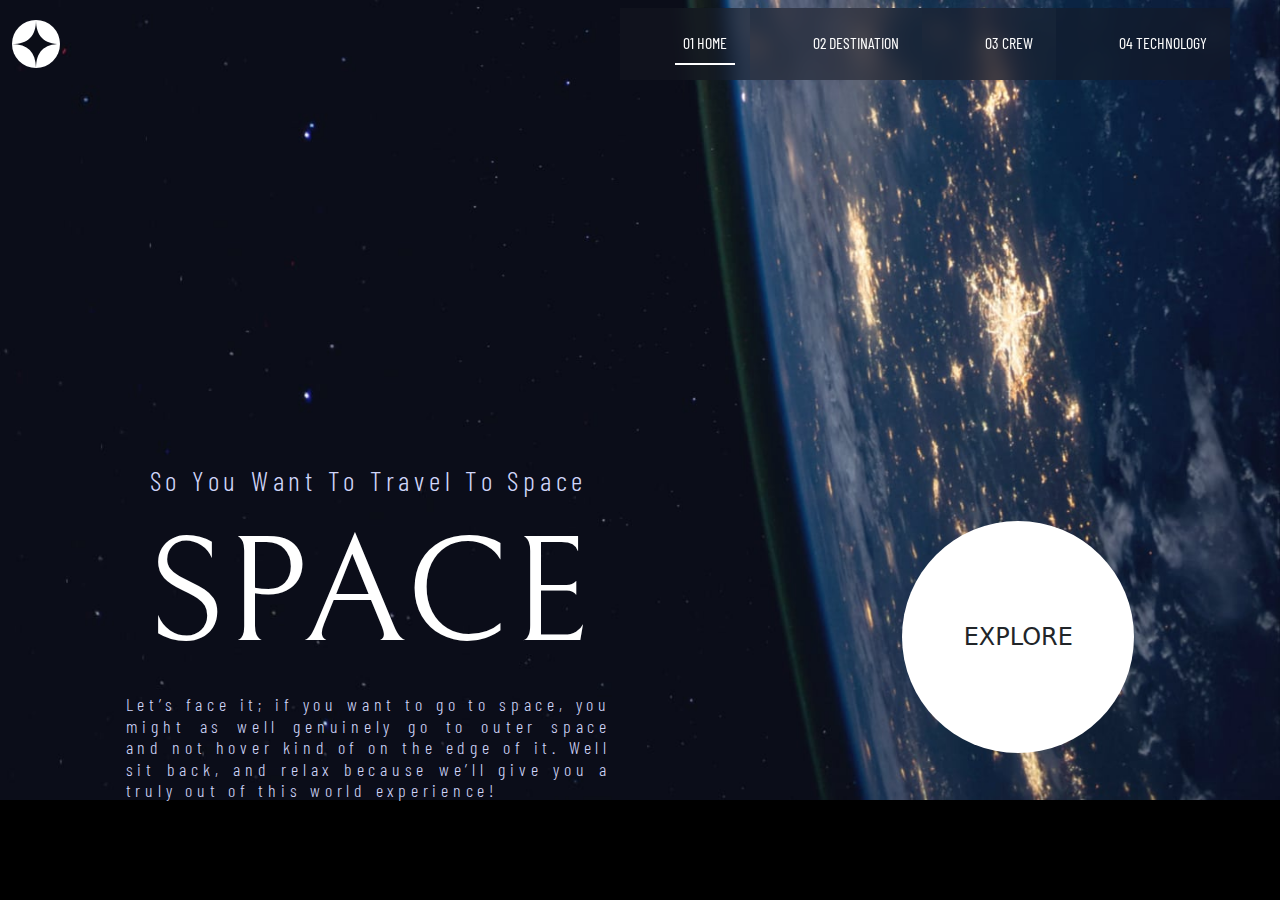
<file: index.html>
<!DOCTYPE html>
<html lang="en">
<head>
  <meta charset="UTF-8">
  <meta name="viewport" content="width=device-width, initial-scale=1.0">

  <link rel="icon" type="image/png" sizes="32x32" href="./assets/shared/logo.svg">
  <link rel="stylesheet" href="./assets/css/style.css">
  <link rel="stylesheet" href="https://cdn.jsdelivr.net/npm/bootstrap@5.2.0-beta1/dist/css/bootstrap.min.css">
  
  <title>ST - Visit the space in our Flight</title>
</head>
<body>
  <nav class="navbar navbar-expand-lg navbar-expand-md">
    <div class="container-fluid">
      <a class="navbar-brand" href="index.html">
        <img src="./assets/shared/logo.svg" alt="logo">
      </a>
      <button class="navbar-toggler bg-white" type="button" data-bs-toggle="collapse" data-bs-target="#navbarSupportedContent" aria-controls="navbarSupportedContent" aria-expanded="false" aria-label="Toggle navigation">
        <span class="navbar-toggler-icon"></span>
      </button>
      <div class="collapse navbar-collapse" id="navbarSupportedContent">
        <div class="container w-100 d-flex justify-content-end">
          <ul class="navbar-nav ms-auto mb-2 mb-lg-0 rounded">
            <li class="nav-item">
              <a class="nav-link active" aria-current="page" href="index.html"><span>01</span> Home</a>
            </li>
            <li class="nav-item">
              <a class="nav-link" href="./destination.html"><span>02</span> Destination</a>
            </li>
            <li class="nav-item">
              <a class="nav-link" href="./crew.html"><span>03</span> Crew</a>
            </li>
            <li class="nav-item">
              <a class="nav-link" href="./technology.html"><span>04</span> Technology</a>
            </li>
          </ul>
        </div>
      </div>
    </div>
  </nav>
  
  <div id="homeContainer" class="container-fluid w-100 position-absolute">
    <div class="row d-flex align-items-center justify-content-evenly gap-20">
      <div class="col-lg-5 col-md-12 col-sm-12 text-center mx-auto">
        <div class="container">
          <p class="h5 mx-auto text-capitalize">So you want to travel to space</p>
          <p class="h1 mx-auto">SPACE</p>
          <p class="h5 text-justify fs-18">Let’s face it; if you want to go to space, you might as well genuinely go to outer space and not hover kind of on the edge of it. Well sit back, and relax because we’ll give you a truly out of this world experience!</p>
        </div>
      </div>
      <div class="col-lg-3 col-md-12 col-sm-12 text-center mx-auto">
        <div id="explore-button" class="text-dark bg-white rounded-circle d-flex align-items-center justify-content-center p-3 mx-auto">EXPLORE</div>
      </div>
    </div>
  </div>
</body>
</html>
<script src="./assets/js/index.js"></script>
<script src="https://cdn.jsdelivr.net/npm/@popperjs/core@2.11.5/dist/umd/popper.min.js" integrity="sha384-Xe+8cL9oJa6tN/veChSP7q+mnSPaj5Bcu9mPX5F5xIGE0DVittaqT5lorf0EI7Vk" crossorigin="anonymous"></script>
<script src="https://cdn.jsdelivr.net/npm/bootstrap@5.2.0-beta1/dist/js/bootstrap.min.js" integrity="sha384-kjU+l4N0Yf4ZOJErLsIcvOU2qSb74wXpOhqTvwVx3OElZRweTnQ6d31fXEoRD1Jy" crossorigin="anonymous"></script>
</file>
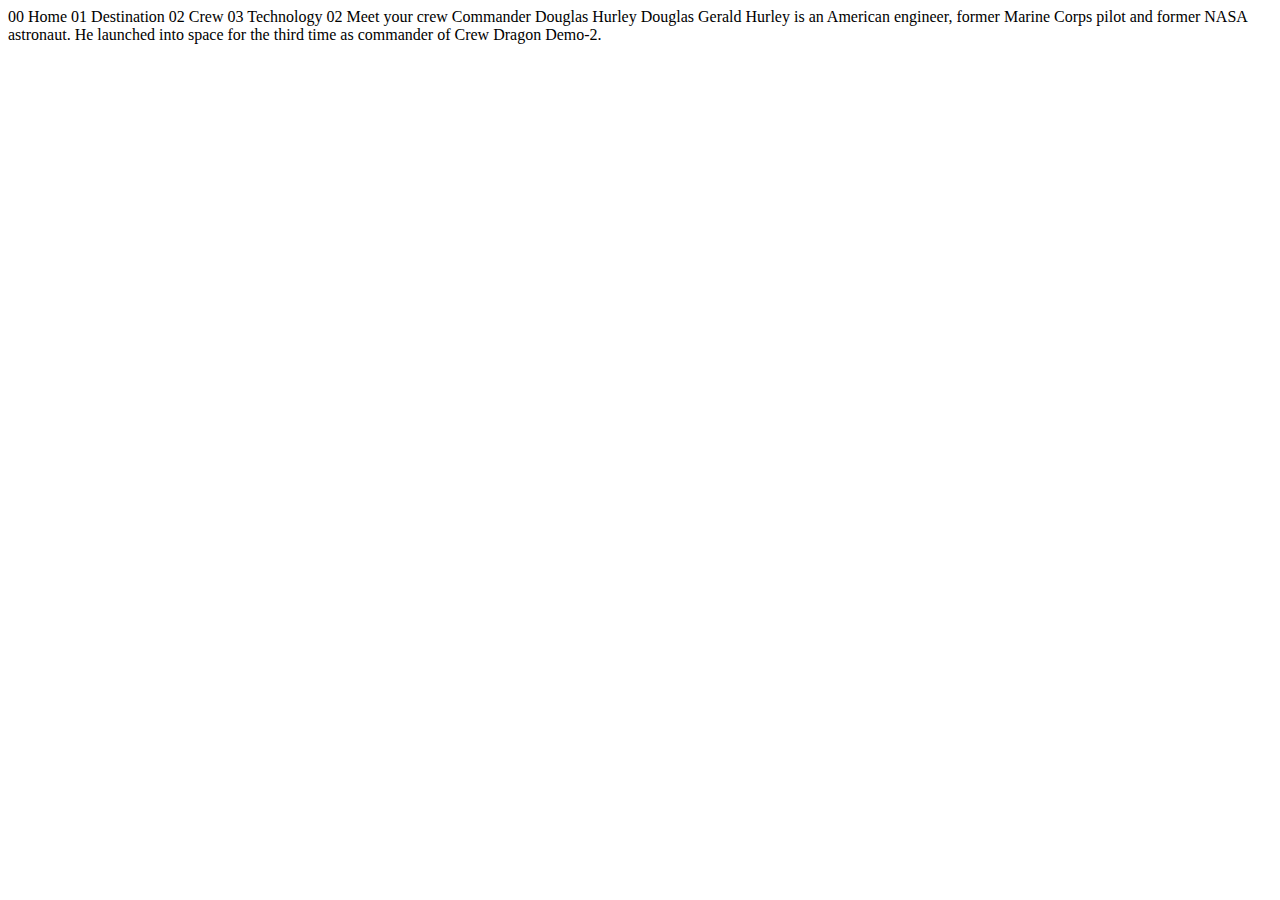
<file: crew-commander.html>
<!DOCTYPE html>
<html lang="en">
<head>
  <meta charset="UTF-8">
  <meta name="viewport" content="width=device-width, initial-scale=1.0">

  <link rel="icon" type="image/png" sizes="32x32" href="./assets/favicon-32x32.png">
  
  <title>Frontend Mentor | Space tourism website</title>
</head>
<body>

  00 Home
  01 Destination
  02 Crew
  03 Technology

  02 Meet your crew

  Commander
  Douglas Hurley

  Douglas Gerald Hurley is an American engineer, former Marine Corps pilot 
  and former NASA astronaut. He launched into space for the third time as 
  commander of Crew Dragon Demo-2.
</body>
</html>
</file>
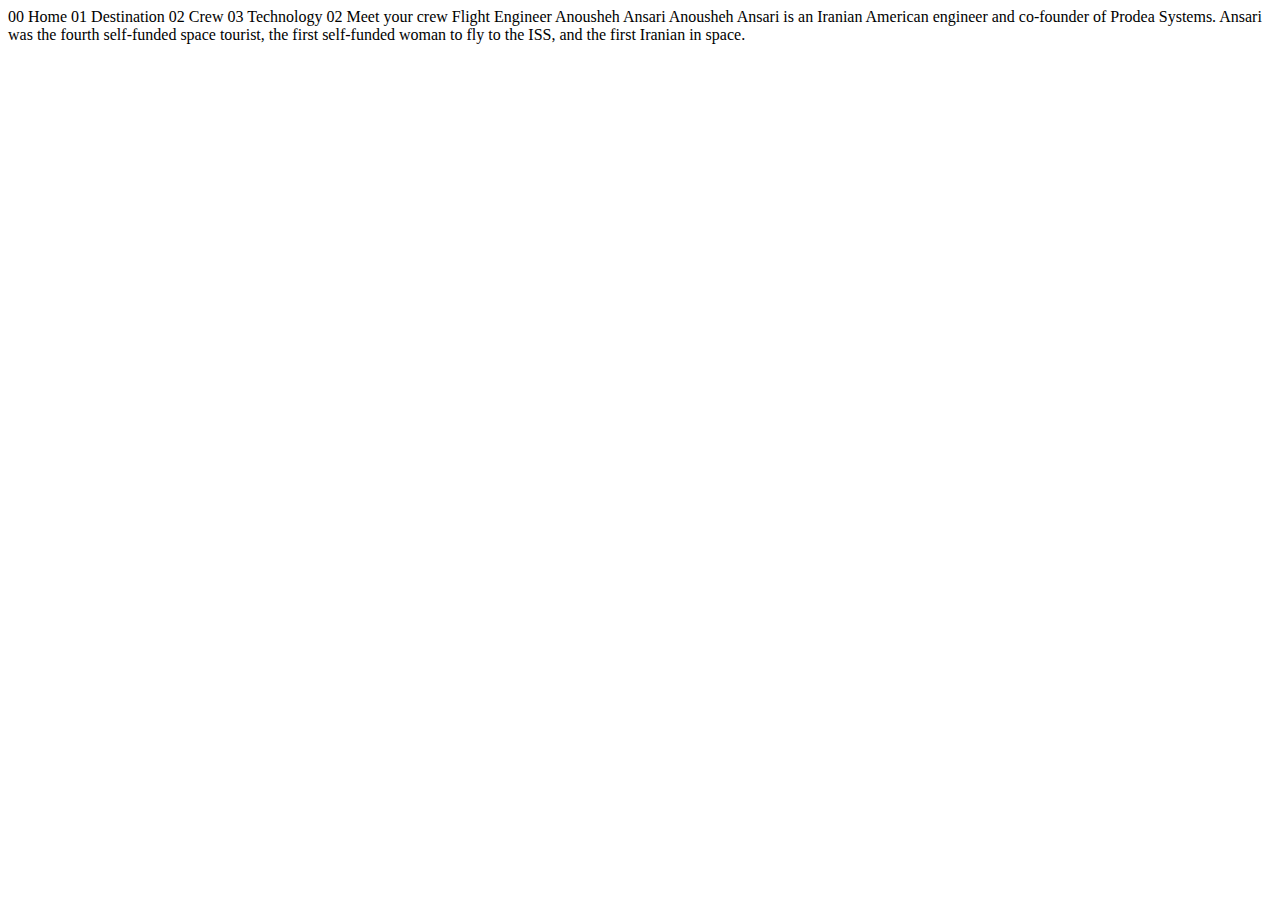
<file: crew-engineer.html>
<!DOCTYPE html>
<html lang="en">
<head>
  <meta charset="UTF-8">
  <meta name="viewport" content="width=device-width, initial-scale=1.0">

  <link rel="icon" type="image/png" sizes="32x32" href="./assets/favicon-32x32.png">
  
  <title>Frontend Mentor | Space tourism website</title>
</head>
<body>

  00 Home
  01 Destination
  02 Crew
  03 Technology

  02 Meet your crew

  Flight Engineer
  Anousheh Ansari

  Anousheh Ansari is an Iranian American engineer and co-founder of Prodea Systems. 
  Ansari was the fourth self-funded space tourist, the first self-funded woman to 
  fly to the ISS, and the first Iranian in space. 
</body>
</html>
</file>
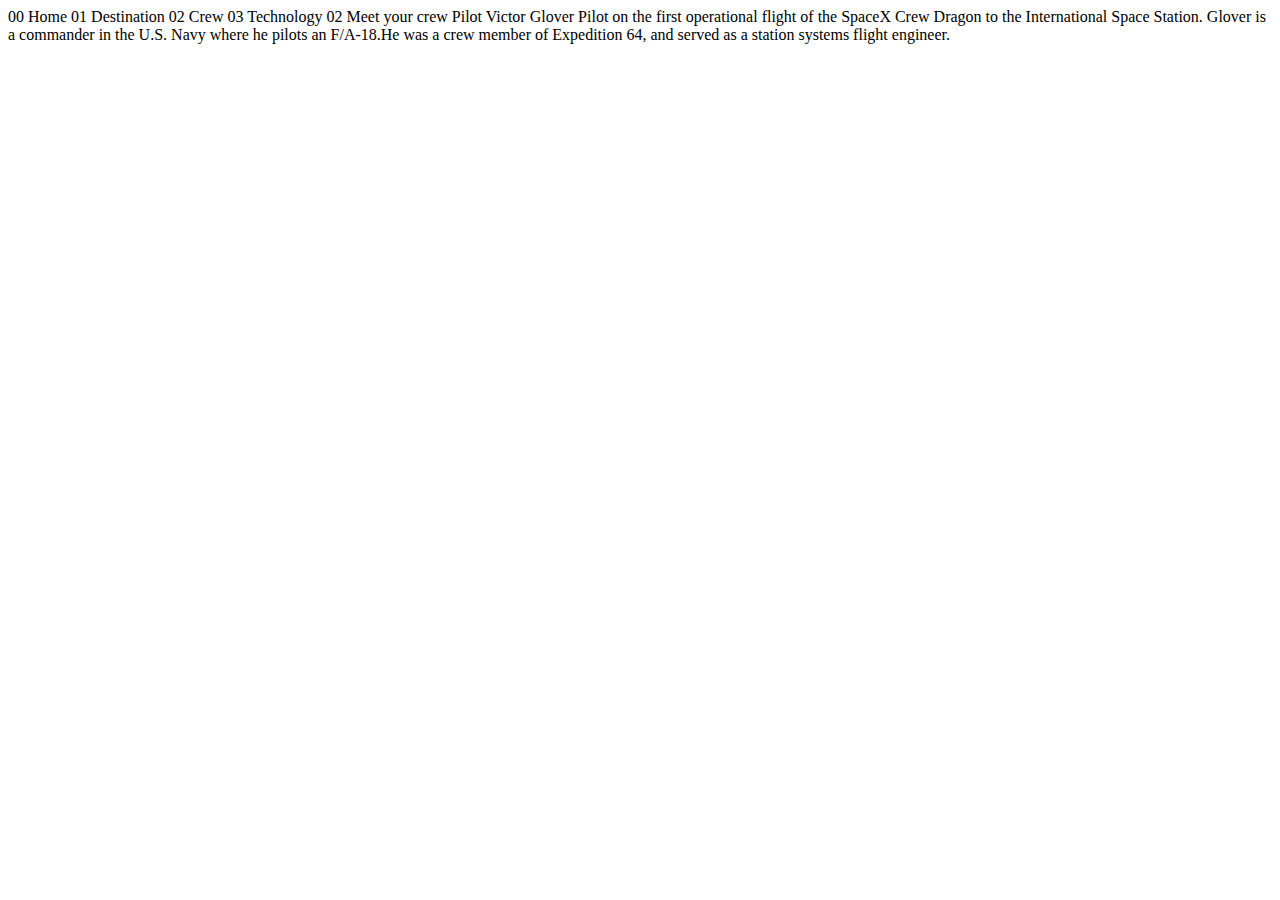
<file: crew-pilot.html>
<!DOCTYPE html>
<html lang="en">
<head>
  <meta charset="UTF-8">
  <meta name="viewport" content="width=device-width, initial-scale=1.0">

  <link rel="icon" type="image/png" sizes="32x32" href="./assets/favicon-32x32.png">
  
  <title>Frontend Mentor | Space tourism website</title>
</head>
<body>

  00 Home
  01 Destination
  02 Crew
  03 Technology

  02 Meet your crew

  Pilot
  Victor Glover

  Pilot on the first operational flight of the SpaceX Crew Dragon to the 
  International Space Station. Glover is a commander in the U.S. Navy where 
  he pilots an F/A-18.He was a crew member of Expedition 64, and served as a 
  station systems flight engineer. 
</body>
</html>
</file>
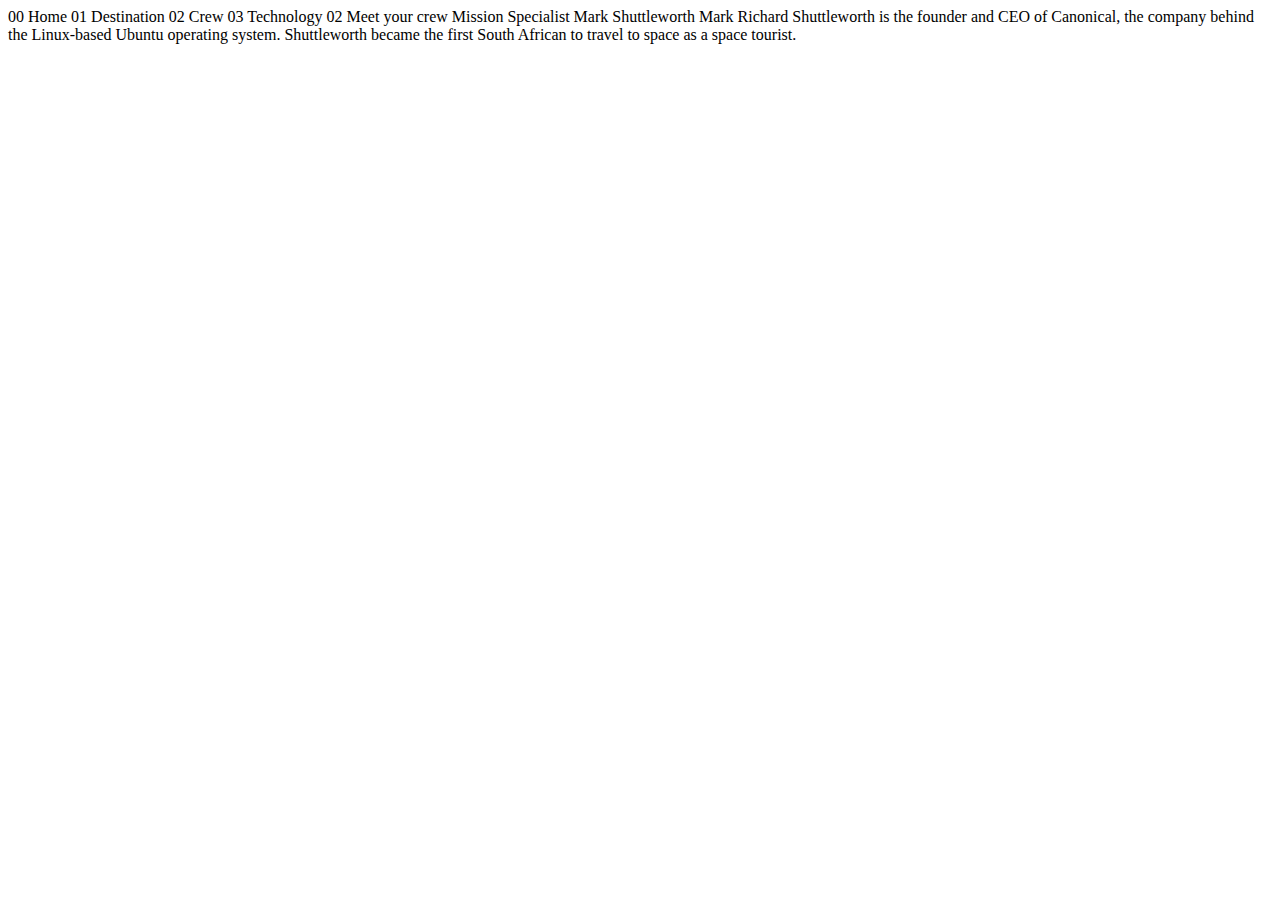
<file: crew-specialist.html>
<!DOCTYPE html>
<html lang="en">
<head>
  <meta charset="UTF-8">
  <meta name="viewport" content="width=device-width, initial-scale=1.0">

  <link rel="icon" type="image/png" sizes="32x32" href="./assets/favicon-32x32.png">
  
  <title>Frontend Mentor | Space tourism website</title>
</head>
<body>

  00 Home
  01 Destination
  02 Crew
  03 Technology

  02 Meet your crew

  Mission Specialist
  Mark Shuttleworth

  Mark Richard Shuttleworth is the founder and CEO of Canonical, the company behind 
  the Linux-based Ubuntu operating system. Shuttleworth became the first South 
  African to travel to space as a space tourist.
</body>
</html>
</file>
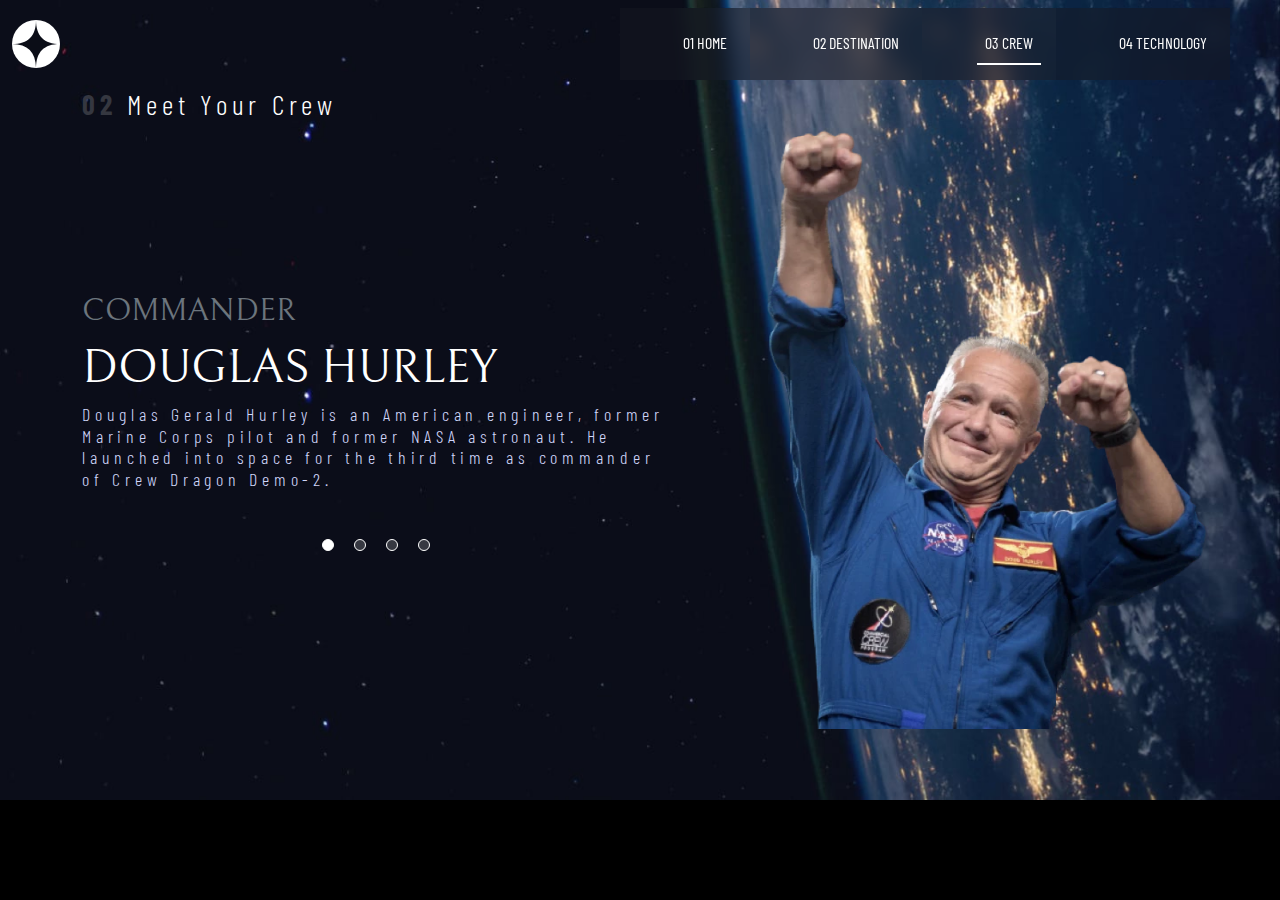
<file: crew.html>
<!DOCTYPE html>
<html lang="en">
<head>
  <meta charset="UTF-8">
  <meta name="viewport" content="width=device-width, initial-scale=1.0">

  <link rel="icon" type="image/png" sizes="32x32" href="./assets/shared/logo.svg">
  <link rel="stylesheet" href="./assets/css/crew.css">
  <link rel="stylesheet" href="./assets/css/style.css">
  <link rel="stylesheet" href="https://cdn.jsdelivr.net/npm/bootstrap@5.2.0-beta1/dist/css/bootstrap.min.css">
  
  <title>ST - Our Crew</title>
</head>
<body>
  <nav class="navbar navbar-expand-lg navbar-expand-md">
    <div class="container-fluid">
      <a class="navbar-brand" href="index.html">
        <img src="./assets/shared/logo.svg" alt="logo">
      </a>
      <button class="navbar-toggler bg-white" type="button" data-bs-toggle="collapse" data-bs-target="#navbarSupportedContent" aria-controls="navbarSupportedContent" aria-expanded="false" aria-label="Toggle navigation">
        <span class="navbar-toggler-icon"></span>
      </button>
      <div class="collapse navbar-collapse" id="navbarSupportedContent">
        <div class="container w-100 d-flex justify-content-end">
          <ul class="navbar-nav ms-auto mb-2 mb-lg-0 rounded">
            <li class="nav-item">
              <a class="nav-link" aria-current="page" href="index.html"><span>01</span> Home</a>
            </li>
            <li class="nav-item">
              <a class="nav-link" href="./destination.html"><span>02</span> Destination</a>
            </li>
            <li class="nav-item">
              <a class="nav-link active" href="./crew.html"><span>03</span> Crew</a>
            </li>
            <li class="nav-item">
              <a class="nav-link" href="./technology.html"><span>04</span> Technology</a>
            </li>
          </ul>
        </div>
      </div>
    </div>
  </nav>
  <div class="container mx-auto">
    <div class="row">
        <p id="pageDetailHeading" class="h5 text-white"><span class="fw-bold text-light-dark">02</span> Meet Your Crew</p>
    </div>
    <div class="row d-flex justify-content-center align-items-center position-absolute">
      <div class="col-lg-6 col-md-12 col-sm-12 text-center mx-auto">
        <div id="crewMemberRole" class="h4 text-uppercase text-secondary text-start fw-300">Commander</div>
        <div id="currentCrewMemberName" class="h4 fs-48 fw-300 text-start text-uppercase">Douglas Hurley</div>
        <div id="description" class="h5 text-start fs-18">Douglas Gerald Hurley is an American engineer, former Marine Corps pilot and former NASA astronaut. He launched into space for the third time as commander of Crew Dragon Demo-2.</div>
        <div id="crewMembers" class="mt-5">
            <ul class="mx-auto"></ul>
        </div>
        <!-- <div class="row">
              <div id="avgDistance" class="col-lg-6 col-md-6 col-sm-12">
                  <p class="h5 fs-18 mx-auto">Avg. Distance</p>
                  <p class="data h4 mx-auto"></p>
              </div>
              <div id="estTravelTime" class="col-lg-6 col-md-6 col-sm-12">
                  <p class="h5 fs-18 mx-auto">Est. Travel Time</p>
                  <p class="data h4 mx-auto"></p>
              </div>
          </div> -->
      </div>
      <div class="col-lg-6 col-md-12 col-sm-12 text-center mx-auto">
            <img id="personImg" src="./assets/crew/image-douglas-hurley.webp" alt="" class="d-block w-75 mx-auto">
        </div>
    </div>
  </div>
</body>
</html>
<script src="https://cdn.jsdelivr.net/npm/@popperjs/core@2.11.5/dist/umd/popper.min.js" integrity="sha384-Xe+8cL9oJa6tN/veChSP7q+mnSPaj5Bcu9mPX5F5xIGE0DVittaqT5lorf0EI7Vk" crossorigin="anonymous"></script>
<script src="https://cdn.jsdelivr.net/npm/bootstrap@5.2.0-beta1/dist/js/bootstrap.min.js" integrity="sha384-kjU+l4N0Yf4ZOJErLsIcvOU2qSb74wXpOhqTvwVx3OElZRweTnQ6d31fXEoRD1Jy" crossorigin="anonymous"></script>
<script src="./data.js"></script>
<script src="./assets/js/crew.js"></script>
</file>
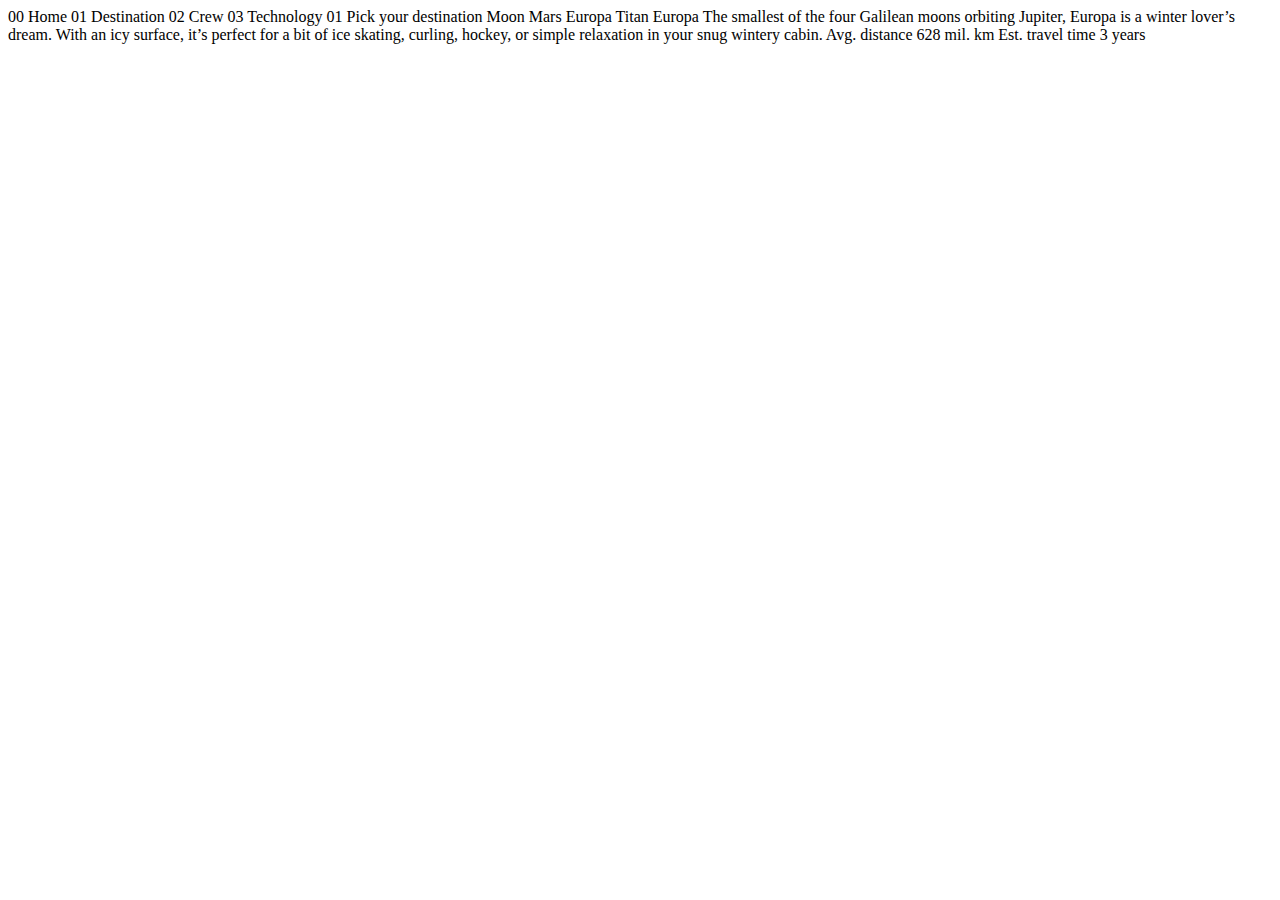
<file: destination-europa.html>
<!DOCTYPE html>
<html lang="en">
<head>
  <meta charset="UTF-8">
  <meta name="viewport" content="width=device-width, initial-scale=1.0">

  <link rel="icon" type="image/png" sizes="32x32" href="./assets/favicon-32x32.png">
  
  <title>Frontend Mentor | Space tourism website</title>
</head>
<body>

  00 Home
  01 Destination
  02 Crew
  03 Technology

  01 Pick your destination

  Moon
  Mars
  Europa
  Titan

  Europa

  The smallest of the four Galilean moons orbiting Jupiter, Europa is a 
  winter lover’s dream. With an icy surface, it’s perfect for a bit of 
  ice skating, curling, hockey, or simple relaxation in your snug 
  wintery cabin.

  Avg. distance
  628 mil. km

  Est. travel time
  3 years
</body>
</html>
</file>
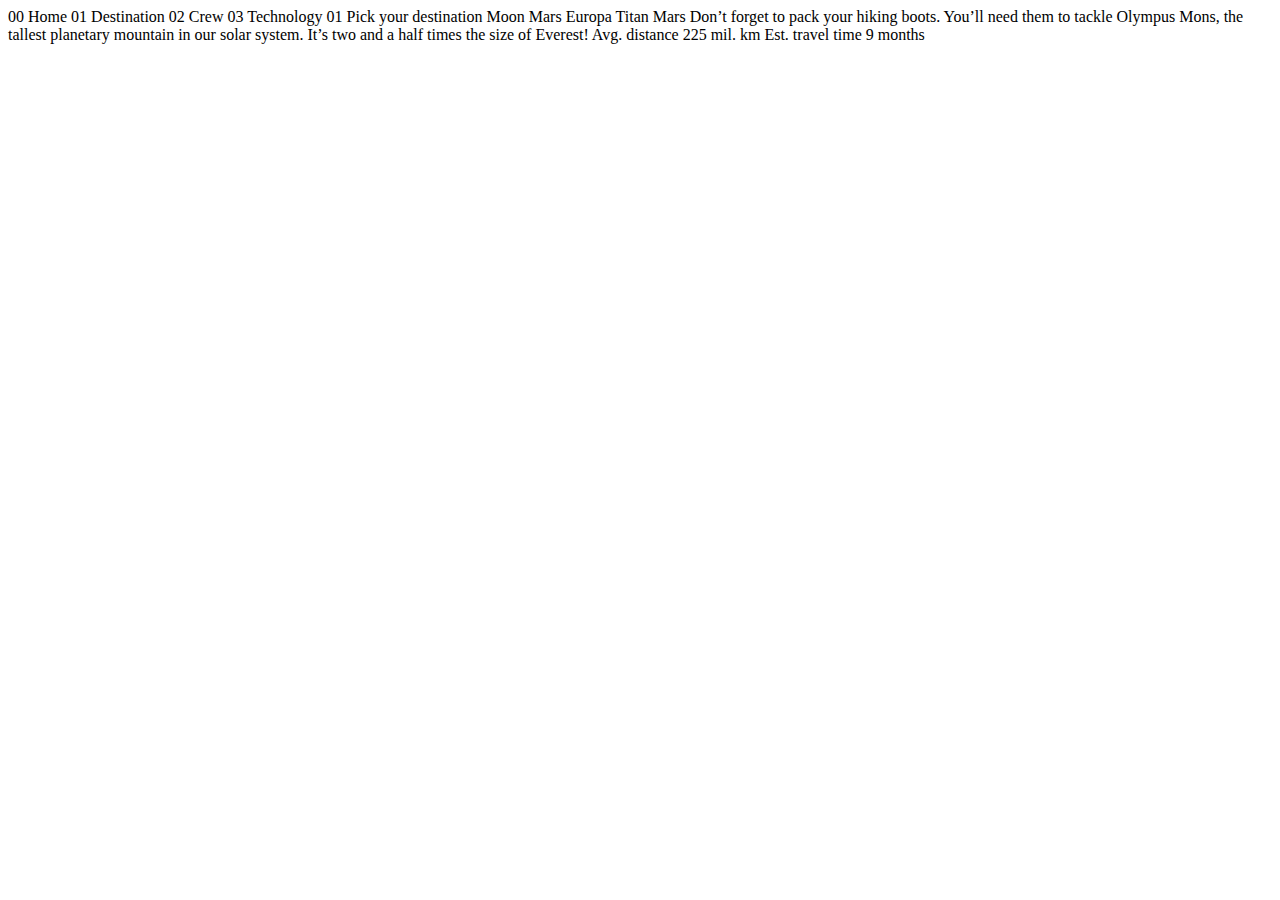
<file: destination-mars.html>
<!DOCTYPE html>
<html lang="en">
<head>
  <meta charset="UTF-8">
  <meta name="viewport" content="width=device-width, initial-scale=1.0">

  <link rel="icon" type="image/png" sizes="32x32" href="./assets/favicon-32x32.png">
  
  <title>Frontend Mentor | Space tourism website</title>
</head>
<body>

  00 Home
  01 Destination
  02 Crew
  03 Technology

  01 Pick your destination

  Moon
  Mars
  Europa
  Titan

  Mars

  Don’t forget to pack your hiking boots. You’ll need them to tackle Olympus Mons, 
  the tallest planetary mountain in our solar system. It’s two and a half times 
  the size of Everest!

  Avg. distance
  225 mil. km

  Est. travel time
  9 months
</body>
</html>
</file>
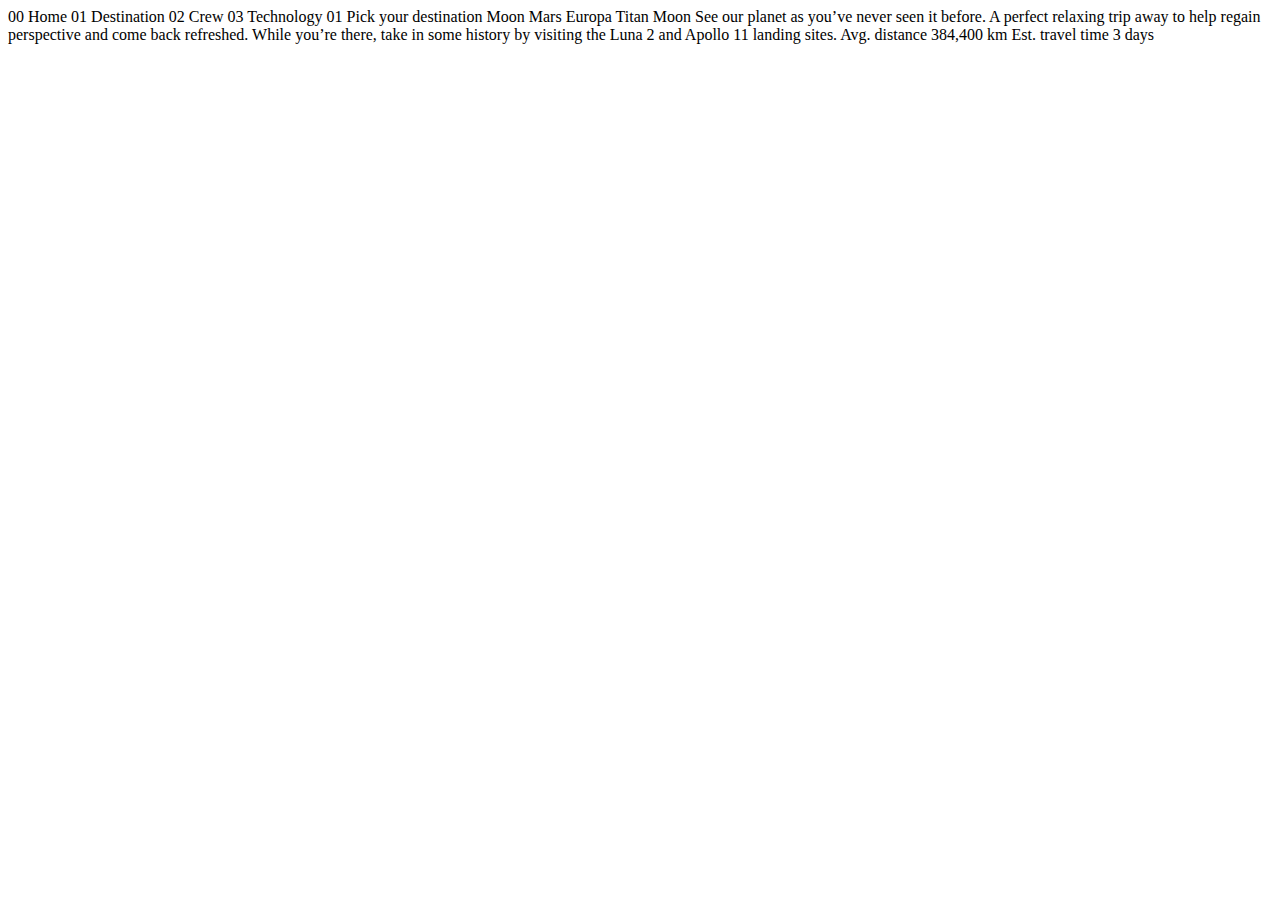
<file: destination-moon.html>
<!DOCTYPE html>
<html lang="en">
<head>
  <meta charset="UTF-8">
  <meta name="viewport" content="width=device-width, initial-scale=1.0">

  <link rel="icon" type="image/png" sizes="32x32" href="./assets/favicon-32x32.png">
  
  <title>Frontend Mentor | Space tourism website</title>
</head>
<body>

  00 Home
  01 Destination
  02 Crew
  03 Technology

  01 Pick your destination

  Moon
  Mars
  Europa
  Titan

  Moon

  See our planet as you’ve never seen it before. A perfect relaxing trip away to help 
  regain perspective and come back refreshed. While you’re there, take in some history 
  by visiting the Luna 2 and Apollo 11 landing sites.

  Avg. distance
  384,400 km

  Est. travel time
  3 days
</body>
</html>
</file>
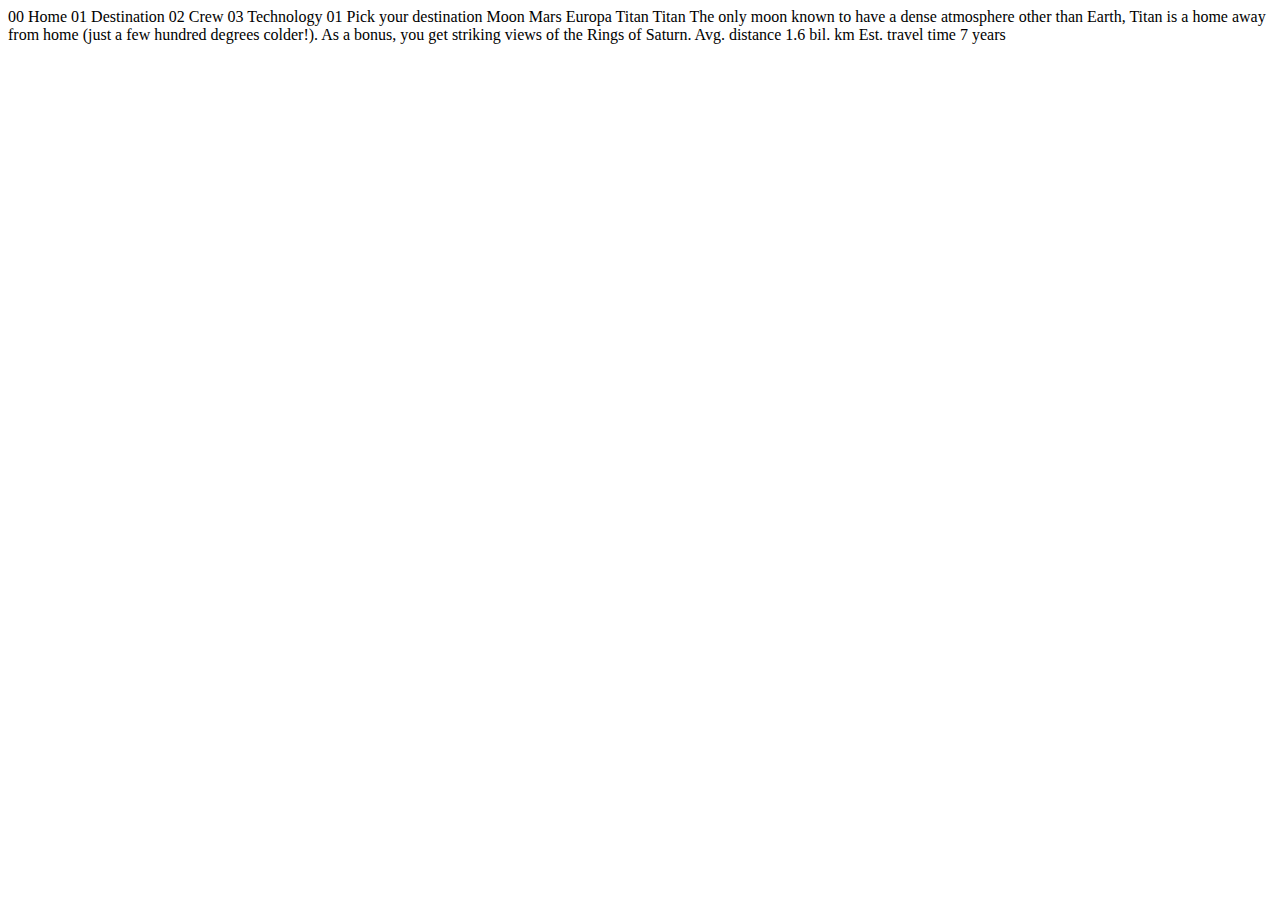
<file: destination-titan.html>
<!DOCTYPE html>
<html lang="en">
<head>
  <meta charset="UTF-8">
  <meta name="viewport" content="width=device-width, initial-scale=1.0">

  <link rel="icon" type="image/png" sizes="32x32" href="./assets/favicon-32x32.png">
  
  <title>Frontend Mentor | Space tourism website</title>
</head>
<body>

  00 Home
  01 Destination
  02 Crew
  03 Technology

  01 Pick your destination

  Moon
  Mars
  Europa
  Titan

  Titan

  The only moon known to have a dense atmosphere other than Earth, Titan 
  is a home away from home (just a few hundred degrees colder!). As a 
  bonus, you get striking views of the Rings of Saturn.

  Avg. distance
  1.6 bil. km

  Est. travel time
  7 years
</body>
</html>
</file>
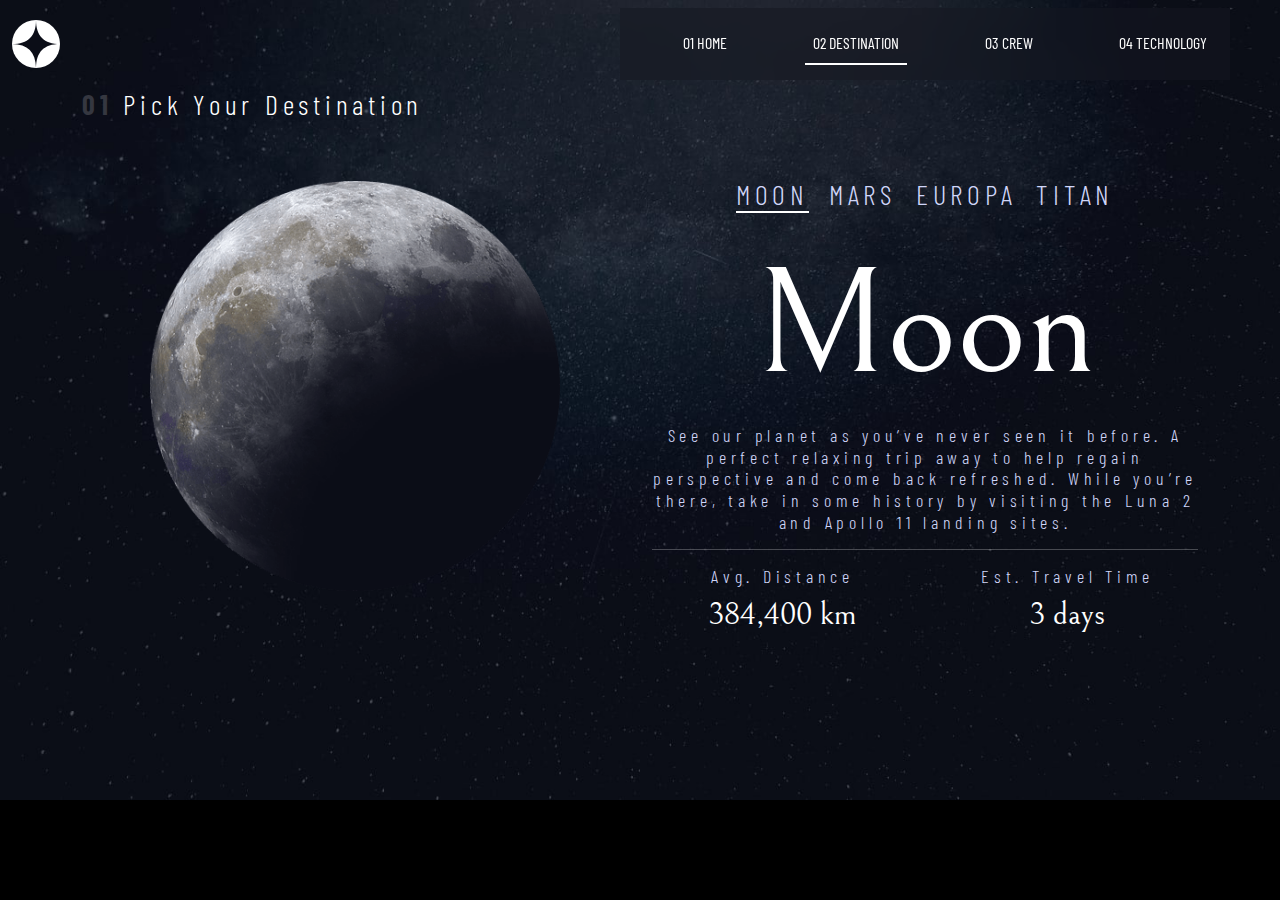
<file: destination.html>
<!DOCTYPE html>
<html lang="en">
<head>
  <meta charset="UTF-8">
  <meta name="viewport" content="width=device-width, initial-scale=1.0">

  <link rel="icon" type="image/png" sizes="32x32" href="./assets/shared/logo.svg">
  <link rel="stylesheet" href="./assets/css/style.css">
  <link rel="stylesheet" href="./assets/css/destination.css">
  <link rel="stylesheet" href="https://cdn.jsdelivr.net/npm/bootstrap@5.2.0-beta1/dist/css/bootstrap.min.css">
  <title>ST - Our Destinations</title>
</head>
<body>
    <nav class="navbar navbar-expand-lg navbar-expand-md">
        <div class="container-fluid">
          <a class="navbar-brand" href="index.html">
            <img src="./assets/shared/logo.svg" alt="logo">
          </a>
          <button class="navbar-toggler bg-white" type="button" data-bs-toggle="collapse" data-bs-target="#navbarSupportedContent" aria-controls="navbarSupportedContent" aria-expanded="false" aria-label="Toggle navigation">
            <span class="navbar-toggler-icon"></span>
          </button>
          <div class="collapse navbar-collapse" id="navbarSupportedContent">
            <div class="container w-100 d-flex justify-content-end">
              <ul class="navbar-nav ms-auto mb-2 mb-lg-0 rounded">
                <li class="nav-item">
                  <a class="nav-link" aria-current="page" href="index.html"><span>01</span> Home</a>
                </li>
                <li class="nav-item">
                  <a class="nav-link active" href="./destination.html"><span>02</span> Destination</a>
                </li>
                <li class="nav-item">
                  <a class="nav-link" href="./crew.html"><span>03</span> Crew</a>
                </li>
                <li class="nav-item">
                  <a class="nav-link" href="./technology.html"><span>04</span> Technology</a>
                </li>
              </ul>
            </div>
          </div>
        </div>
    </nav>
    <div class="container mx-auto">
        <div class="row">
            <p id="pageDetailHeading" class="h5 text-white"><span class="fw-bold text-light-dark">01</span> Pick Your Destination</p>
        </div>
        <div class="row d-flex justify-content-center align-items-center">
            <div class="col-lg-6 col-md-12 col-sm-12 text-center mx-auto">
                <img id="destinationImg" src="" alt="" class="d-block w-75 mx-auto">
            </div>
            <div class="col-lg-6 col-md-12 col-sm-12 text-center mx-auto">
                <div id="destinations" class="mt-5">
                    <ul class="mx-auto"></ul>
                </div>
                <div id="currentDestinationName" class="h1"></div>
                <div id="description" class="h5 fs-18"></div>
                <hr>
                <div class="row">
                    <div id="avgDistance" class="col-lg-6 col-md-6 col-sm-12">
                        <p class="h5 fs-18 mx-auto">Avg. Distance</p>
                        <p class="data h4 mx-auto"></p>
                    </div>
                    <div id="estTravelTime" class="col-lg-6 col-md-6 col-sm-12">
                        <p class="h5 fs-18 mx-auto">Est. Travel Time</p>
                        <p class="data h4 mx-auto"></p>
                    </div>
                </div>
            </div>
        </div>
    </div>
</body>
</html>
<script src="./data.js"></script>
<script src="./assets/js/destinations.js"></script>
<script src="https://cdn.jsdelivr.net/npm/@popperjs/core@2.11.5/dist/umd/popper.min.js" integrity="sha384-Xe+8cL9oJa6tN/veChSP7q+mnSPaj5Bcu9mPX5F5xIGE0DVittaqT5lorf0EI7Vk" crossorigin="anonymous"></script>
<script src="https://cdn.jsdelivr.net/npm/bootstrap@5.2.0-beta1/dist/js/bootstrap.min.js" integrity="sha384-kjU+l4N0Yf4ZOJErLsIcvOU2qSb74wXpOhqTvwVx3OElZRweTnQ6d31fXEoRD1Jy" crossorigin="anonymous"></script>
</file>
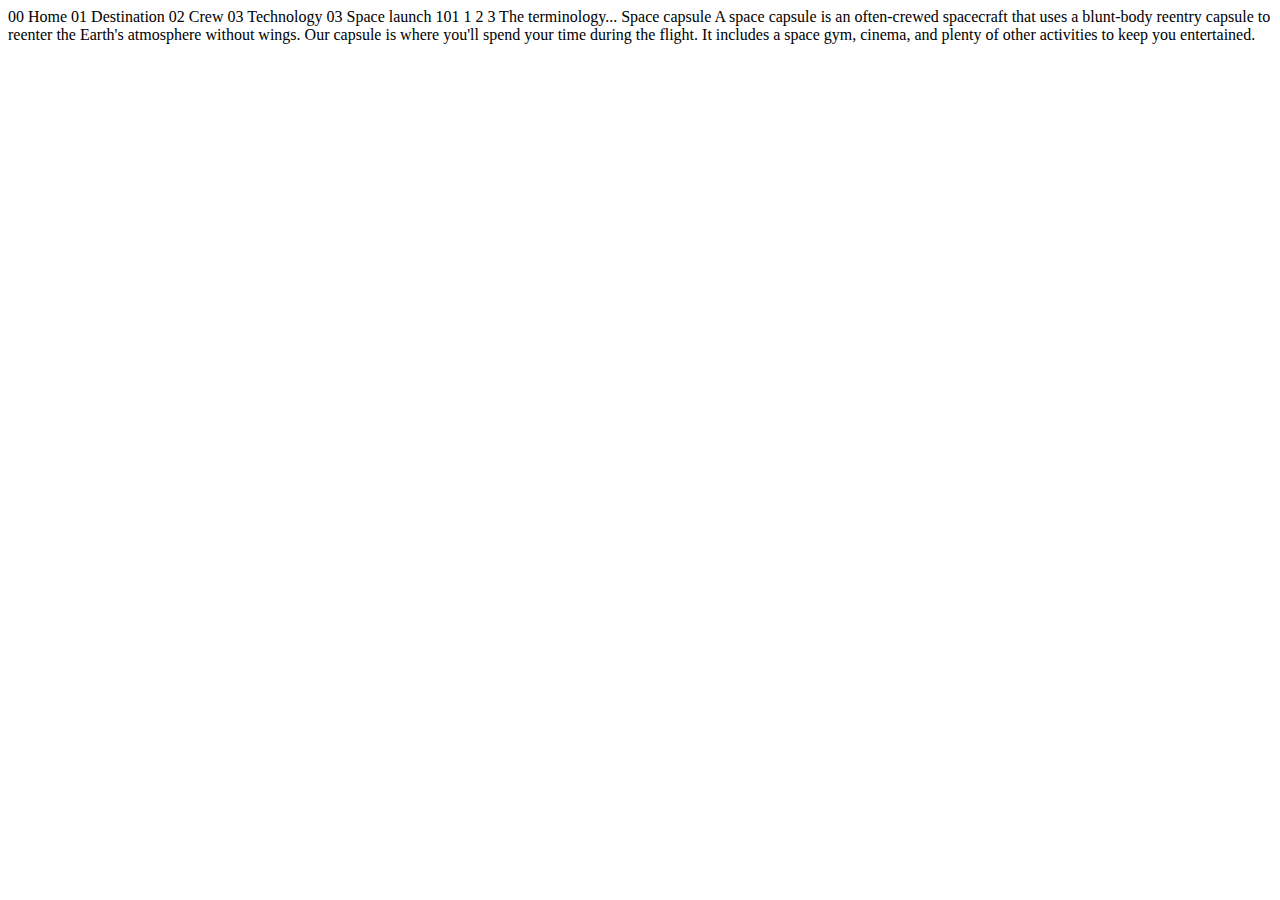
<file: technology-capsule.html>
<!DOCTYPE html>
<html lang="en">
<head>
  <meta charset="UTF-8">
  <meta name="viewport" content="width=device-width, initial-scale=1.0">

  <link rel="icon" type="image/png" sizes="32x32" href="./assets/favicon-32x32.png">
  
  <title>Frontend Mentor | Space tourism website</title>
</head>
<body>

  00 Home
  01 Destination
  02 Crew
  03 Technology

  03 Space launch 101

  1
  2
  3

  The terminology...
  Space capsule

  A space capsule is an often-crewed spacecraft that uses a blunt-body reentry 
  capsule to reenter the Earth's atmosphere without wings. Our capsule is where 
  you'll spend your time during the flight. It includes a space gym, cinema, 
  and plenty of other activities to keep you entertained.
</body>
</html>
</file>
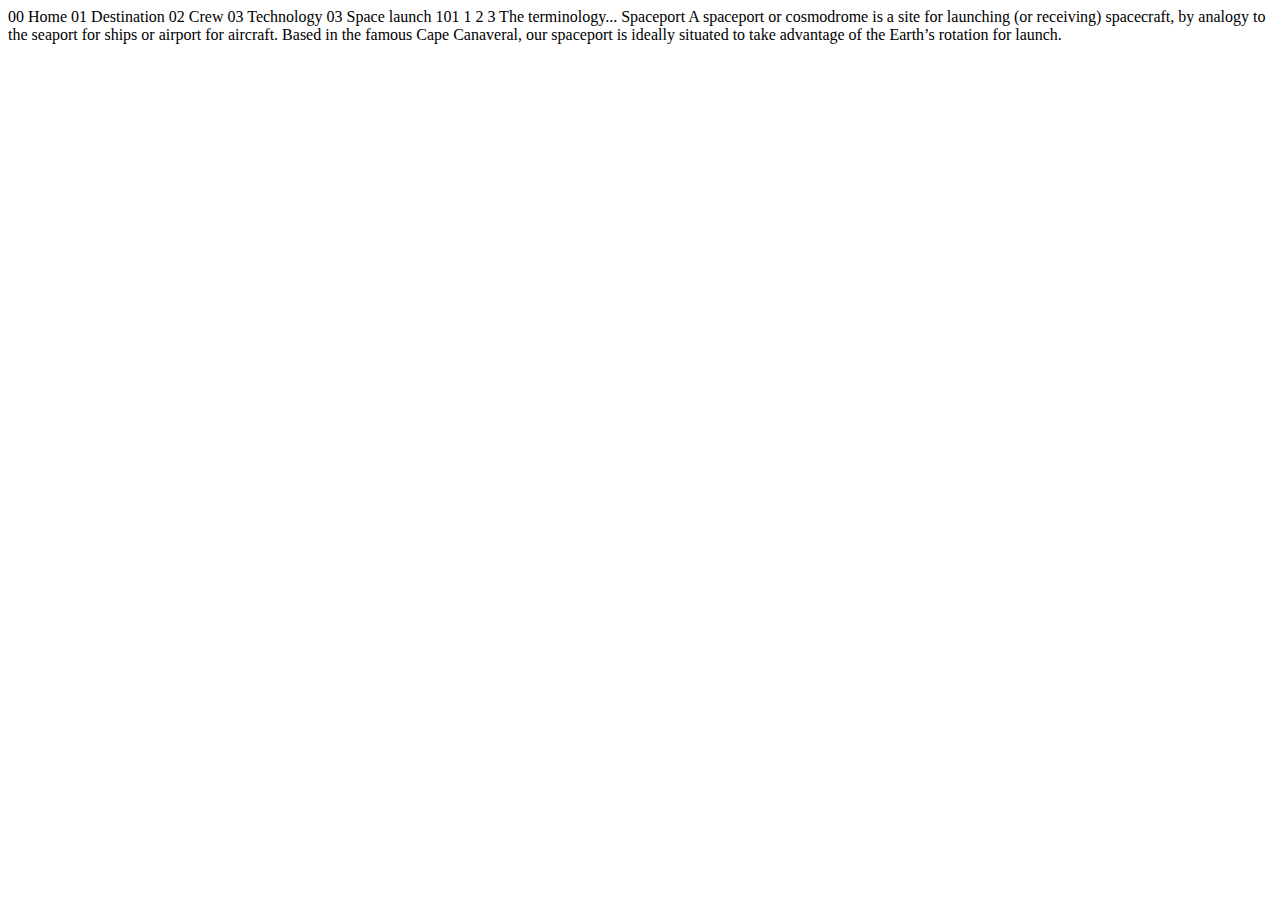
<file: technology-spaceport.html>
<!DOCTYPE html>
<html lang="en">
<head>
  <meta charset="UTF-8">
  <meta name="viewport" content="width=device-width, initial-scale=1.0">

  <link rel="icon" type="image/png" sizes="32x32" href="./assets/favicon-32x32.png">
  
  <title>Frontend Mentor | Space tourism website</title>
</head>
<body>

  00 Home
  01 Destination
  02 Crew
  03 Technology

  03 Space launch 101

  1
  2
  3

  The terminology...
  Spaceport

  A spaceport or cosmodrome is a site for launching (or receiving) spacecraft, 
  by analogy to the seaport for ships or airport for aircraft. Based in the 
  famous Cape Canaveral, our spaceport is ideally situated to take advantage 
  of the Earth’s rotation for launch.
</body>
</html>
</file>
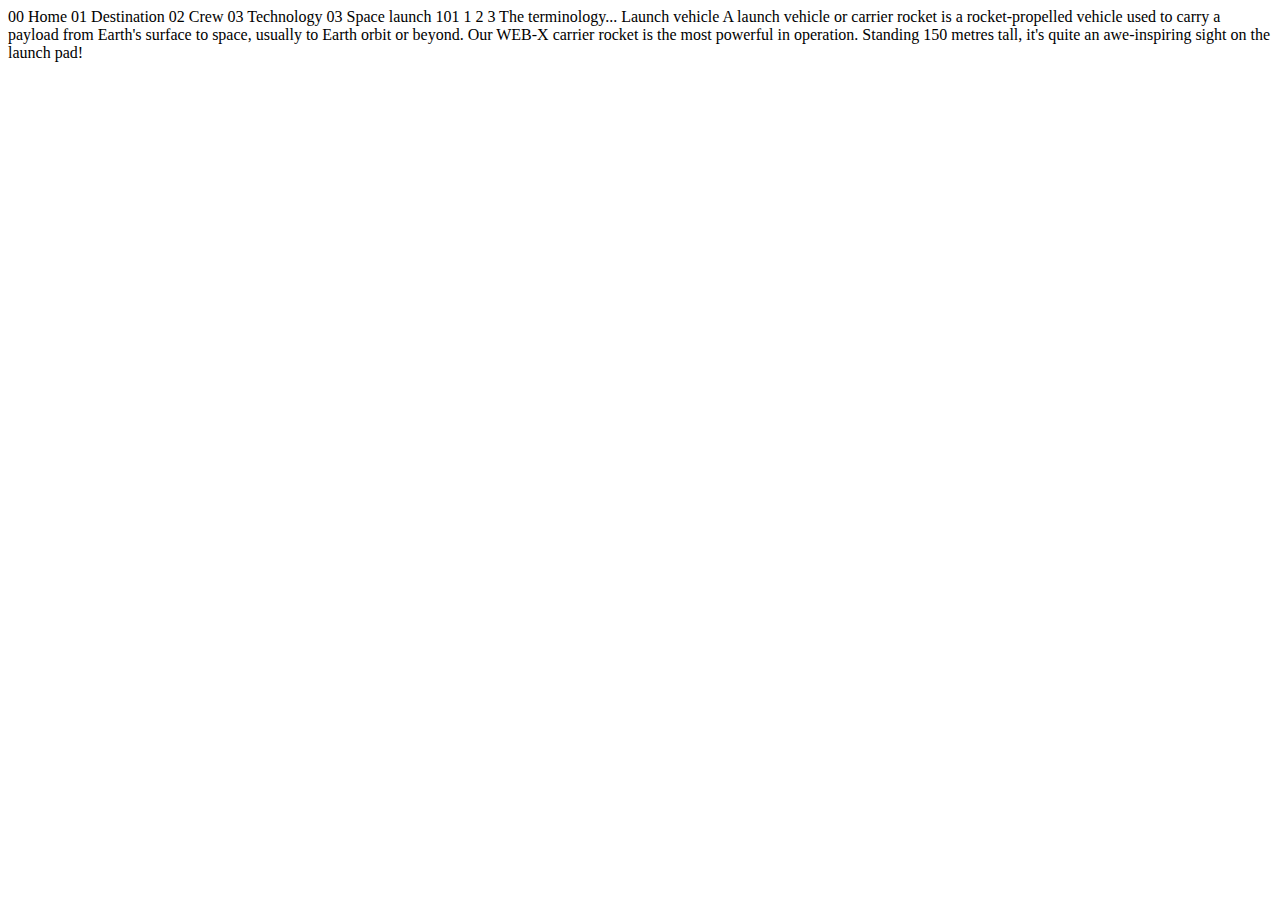
<file: technology-vehicle.html>
<!DOCTYPE html>
<html lang="en">
<head>
  <meta charset="UTF-8">
  <meta name="viewport" content="width=device-width, initial-scale=1.0">

  <link rel="icon" type="image/png" sizes="32x32" href="./assets/favicon-32x32.png">
  
  <title>Frontend Mentor | Space tourism website</title>
</head>
<body>

  00 Home
  01 Destination
  02 Crew
  03 Technology

  03 Space launch 101

  1
  2
  3

  The terminology...
  Launch vehicle

  A launch vehicle or carrier rocket is a rocket-propelled vehicle used to carry a 
  payload from Earth's surface to space, usually to Earth orbit or beyond. Our 
  WEB-X carrier rocket is the most powerful in operation. Standing 150 metres tall, 
  it's quite an awe-inspiring sight on the launch pad!
</body>
</html>
</file>
<file: assets/css/style.css>
/* @import url('https://fonts.googleapis.com/css2?family=Barlow+Condensed&family=Bellefair&display=swap'); */
@import url('https://fonts.googleapis.com/css2?family=Barlow+Condensed:ital,wght@0,100;0,200;0,300;0,400;0,500;0,600;0,700;0,800;0,900;1,100;1,200;1,300;1,400;1,500;1,600;1,700;1,800;1,900&family=Bellefair&family=Roboto:ital,wght@0,100;0,300;0,400;0,500;0,700;0,900;1,100;1,300;1,400;1,500;1,700;1,900&display=swap');
/* @import url('../font/bellefair/Bellefair-Regular.ttf'); */
body {
    /* background-color: #0b0d17; */
    margin: 0;
    background-image: url("../home/background-home-desktop.jpg");
    background-size: cover;
    background-repeat: no-repeat;
    background-color: #000000 !important;
    /* background-color: #0b0d17;
    transition: all 0.5s ease-in-out; */
}
* {
    color: white;
}
p {
    /* margin-bottom: 0; */
    width: fit-content;
}
p, .h1, .h2, .h3, .h4 {
    font-family: 'Bellefair','Roboto', serif !important;
    /* font-family: 'Roboto', sans-serif; */
    /* margin-top: 0; */
    /* margin-bottom: 0; */
}
.h5 {
    font-family: 'Barlow Condensed', sans-serif !important;
    margin-bottom: 0;
    font-weight: 300 !important;
    font-size: 28px !important;
    color: #d0d6f9 !important;
    letter-spacing: 4.75px;
}

.h1 {
    font-size: 150px !important;
}
.h2 {
    font-size: 100px !important;
}
.h3 {
    font-size: 56px !important;
}
.h4 {
    font-size: 32px !important;
}

.text-justify {
    text-align: justify;
}

.gap-20 {
    gap: 20px;
}

.ls-2{
    letter-spacing: 4.75px;
}

.lh-2 {
    line-height: 2em;
}

.fs-18 {
    font-size: 18px !important;
}

.fs-48 {
    font-size: 48px !important;
}

.text-light-dark {
    color: #353740 !important;
}

.text-dark {
    color: #0b0d17;
}
.fw-normal {
    font-weight: normal !important;
}

.fw-300 {
    font-weight: 300 !important;
}

.bf-regular {
    font-family: 'Bellefair', 'Roboto', sans-serif !important;
}

.roboto-regular {
    font-family: 'Roboto', sans-serif !important;
}
.barlow {
    font-family: 'Barlow', sans-serif !important;
}


.hr-light {
    width: 100%;
    border: 0.5px solid #d0d6f9;

}

nav {
    font-family: 'Barlow Condensed', sans-serif !important;
    font-size: 16px;
    text-transform: uppercase;
    display: flex;
    justify-content: space-between;
    align-items: center;
    /* border: 2px solid red; */
    padding-left: 20px;
    position: relative;
    width: 100%;
    box-sizing: border-box;
    z-index: 1000;
}
nav > * {
    flex: 1;
}
nav ul {
    background-color: #15182183;
}
.nav-item {
    backdrop-filter: blur(10px);
    padding: 15px;
}

.nav-link {
    margin-left: 40px;
    /* border: 1px solid green; */
    padding: 35px 0;
}

.nav-link.active {
    border-bottom: 2px solid white !important;
    cursor: pointer;
}

.nav-link:hover {
    border-bottom: 2px solid rgba(255, 255, 255, 0.5);
    cursor: pointer;
}

nav a {
    text-decoration: none;
    color: white !important;
}

#navbarSupportedContent > ul > li > a > span {
    font-weight: bold;
}

nav > hr {
    position: absolute;
    left: 10%;
    top: 45%;
    width: 35%;
    border: 0.5px solid #353740;
    z-index: 100;
}

#homeContainer {
    bottom: 10%;
}



#explore-button {
    font-size: 24px;
    height: 200px;
    width: 200px;
    border: 0;
    transition: border 0.5s ease-in-out;
    box-sizing: content-box;
    border: 0px solid #24262f;
}

#explore-button:hover {
    border: 40px solid #24262f;
    /* box-shadow: 0 0 100px #24262f; */
    cursor: pointer;
    /* transition: all 0.5s ease-out; */
}

@media all and (min-width: 768px) and (max-width: 991.98px)  {
    body {
        background-image: url('../home/background-home-tablet.jpg');
    }
    .h5 {
        font-size: 24px !important;
    }
}

@media all and (min-width: 100px) and (max-width: 767.98px)  {
    body {
        background-image: url('../home/background-home-mobile.jpg');
    }
    .h1 {
        font-size: 100px !important;
    }
    .h5 {
        font-size: 18px !important;
    }
    #pageDetailHeading {
        text-align: center;
    }
}
</file>
<file: assets/css/crew.css>
#crewMembers > ul {
    display: flex;
    list-style: none;
    /* gap: 10px; */
    justify-content: start;
    gap: 20px;
    padding-left: 0;;
    width: fit-content;
    /* padding-top: 40px;
    padding-bottom: 40px; */
    /* background-color: orange;
    border: 1px solid red; */
}

#crewMembers > ul > li {
    padding: 5px;
    border: 1px solid white;
    border-radius: 50%;
    background-color: #363841;
}

#crewMembers > ul > li.active {
    background-color: white;
}
</file>
<file: assets/css/destination.css>
body {
    background-image: url('../destination/background-destination-desktop.jpg');
}

#destinations > ul {
    display: flex;
    list-style: none;
    /* gap: 10px; */
    justify-content: start;
    gap: 20px;
    padding-left: 0;;
    width: fit-content;
    /* padding-top: 40px;
    padding-bottom: 40px; */
    /* background-color: orange;
    border: 1px solid red; */
}

#destinations > ul > li {
    font-size: 18px;
    text-transform: uppercase;
    font-weight: 300;
}

#destinations > ul > li:hover {
    cursor: pointer;
    border-bottom: 2px solid rgba(255, 255, 255, 0.5);
    color: rgba(255, 255, 255, 0.5);
}

#destinations > ul > li.active {
    border-bottom: 2px solid white !important;
    color: white;
    /* border: 1px solid green; */
}

#destinationContainer {
    gap: 10px;
    justify-content: center;
}
</file>
